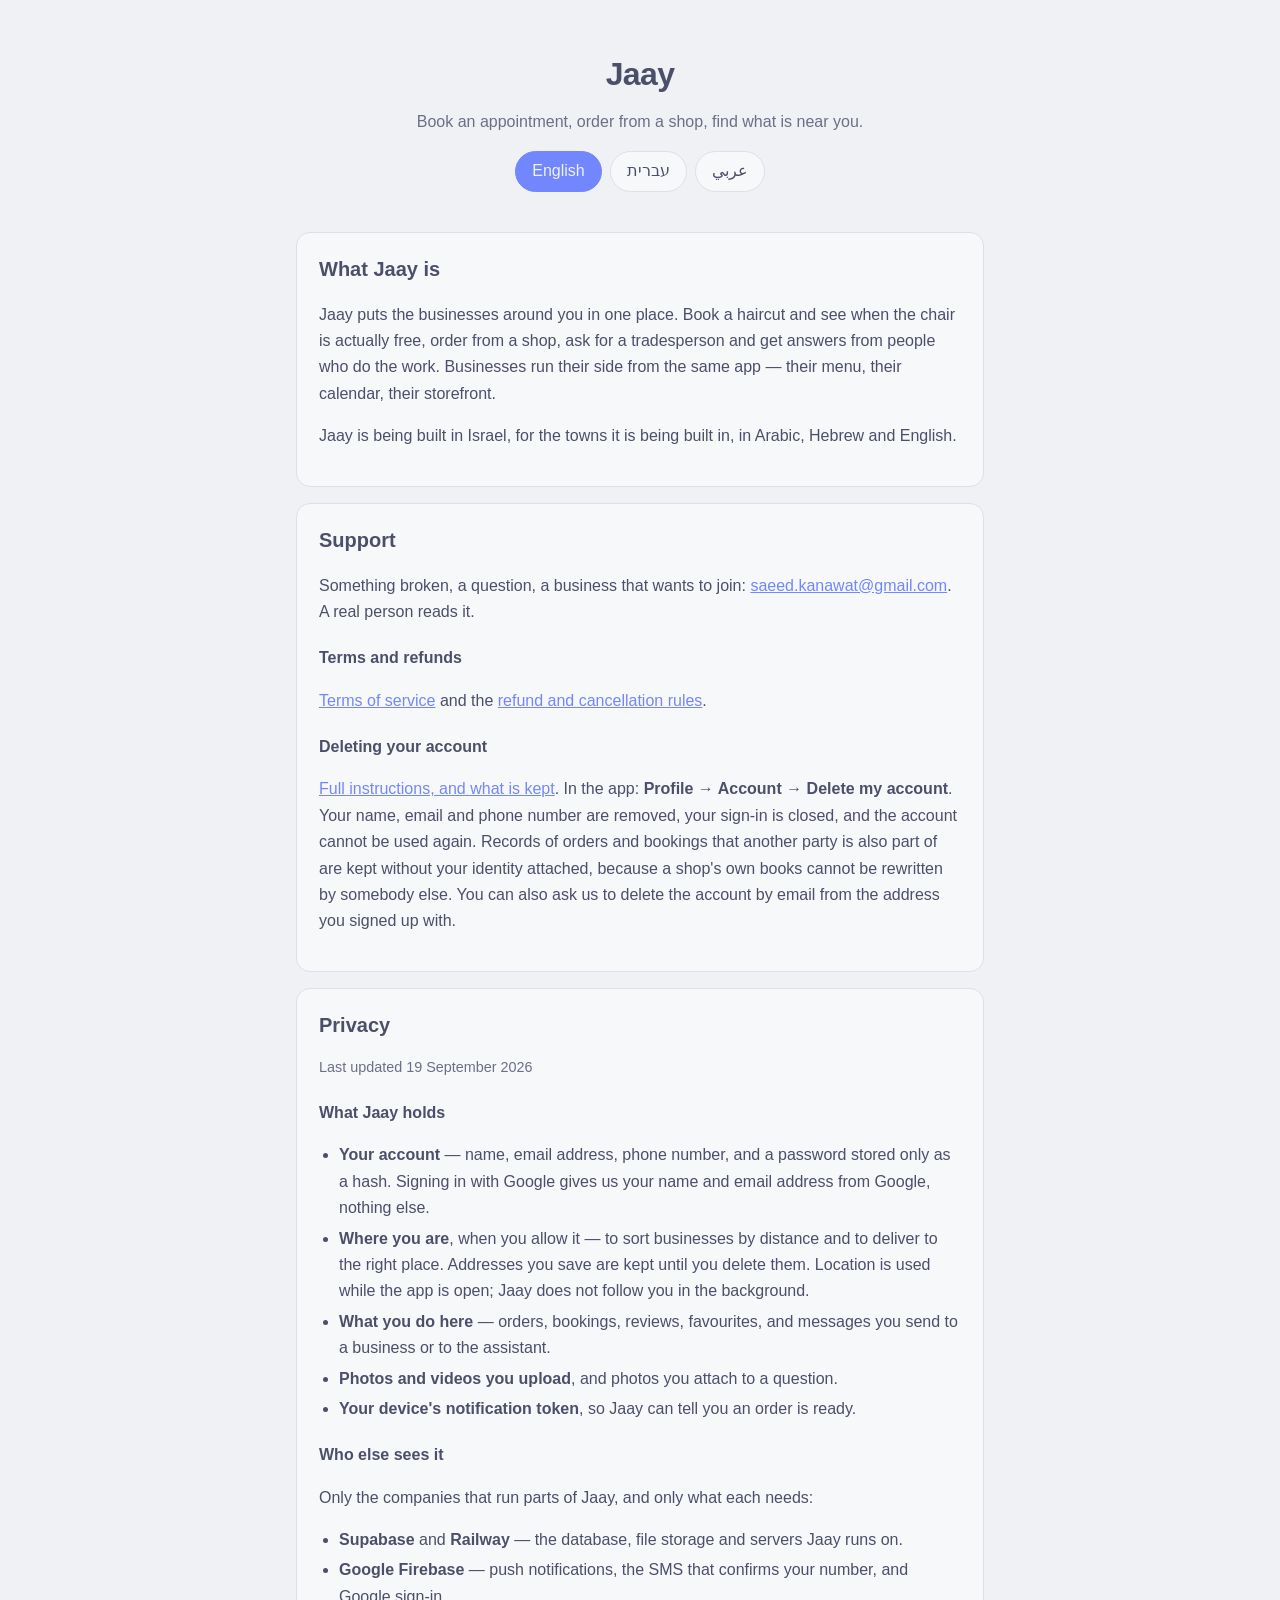
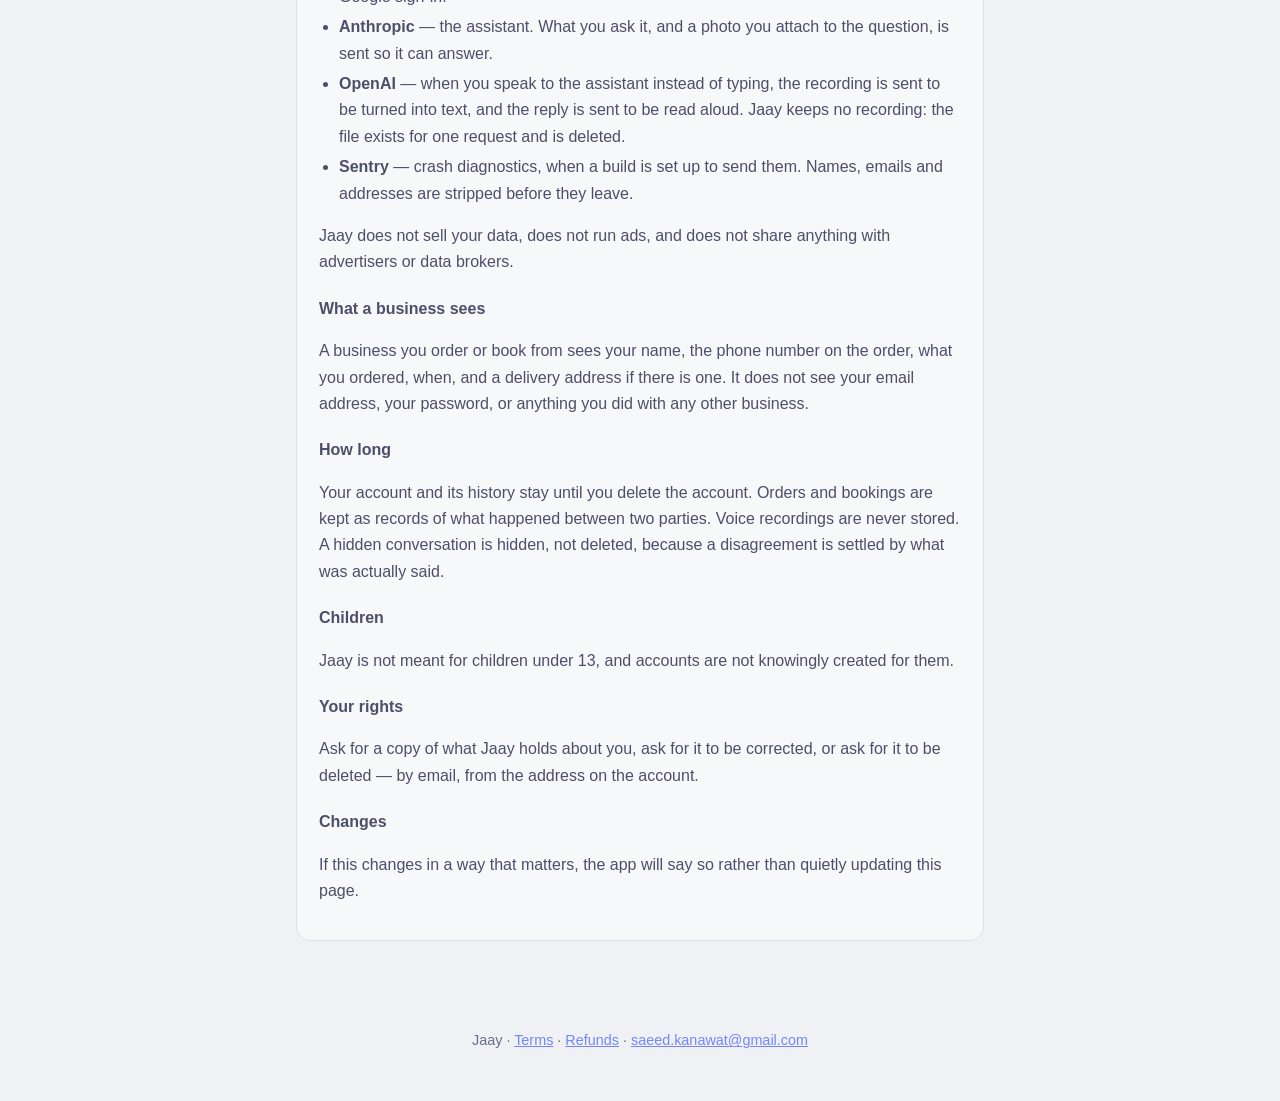
<file: index.html>
<!DOCTYPE html>
<html lang="en">
<head>
<meta charset="utf-8">
<meta name="viewport" content="width=device-width, initial-scale=1">
<title>Jaay</title>
<meta name="description" content="Jaay — book a barber, order from a shop, and find what is near you.">
<link rel="stylesheet" href="style.css">
</head>
<body>
<header>
  <h1>Jaay</h1>
  <p class="tagline">Book an appointment, order from a shop, find what is near you.</p>
  <div class="langs">
    <button data-lang="en" aria-pressed="true">English</button>
    <button data-lang="he" aria-pressed="false">עברית</button>
    <button data-lang="ar" aria-pressed="false">عربي</button>
  </div>
</header>

<main>
  <div data-pane="en">
    <section>
      <h2>What Jaay is</h2>
      <p>Jaay puts the businesses around you in one place. Book a haircut and see
      when the chair is actually free, order from a shop, ask for a tradesperson
      and get answers from people who do the work. Businesses run their side from
      the same app — their menu, their calendar, their storefront.</p>
      <p>Jaay is being built in Israel, for the towns it is being built in, in
      Arabic, Hebrew and English.</p>
    </section>
    <section>
      <h2>Support</h2>
      <p>Something broken, a question, a business that wants to join:
      <a href="mailto:saeed.kanawat@gmail.com">saeed.kanawat@gmail.com</a>.
      A real person reads it.</p>
      <h3>Terms and refunds</h3>
      <p><a href="terms.html">Terms of service</a> and the
      <a href="refunds.html">refund and cancellation rules</a>.</p>
      <h3>Deleting your account</h3>
      <p><a href="delete-account.html">Full instructions, and what is kept</a>.
      In the app: <strong>Profile → Account → Delete my account</strong>. Your
      name, email and phone number are removed, your sign-in is closed, and the
      account cannot be used again. Records of orders and bookings that another
      party is also part of are kept without your identity attached, because a
      shop's own books cannot be rewritten by somebody else. You can also ask us
      to delete the account by email from the address you signed up with.</p>
    </section>
    <section>
      <h2>Privacy</h2>
      <p class="updated">Last updated 19 September 2026</p>
      <h3>What Jaay holds</h3>
      <ul>
        <li><strong>Your account</strong> — name, email address, phone number, and
        a password stored only as a hash. Signing in with Google gives us your
        name and email address from Google, nothing else.</li>
        <li><strong>Where you are</strong>, when you allow it — to sort businesses
        by distance and to deliver to the right place. Addresses you save are kept
        until you delete them. Location is used while the app is open; Jaay does
        not follow you in the background.</li>
        <li><strong>What you do here</strong> — orders, bookings, reviews,
        favourites, and messages you send to a business or to the assistant.</li>
        <li><strong>Photos and videos you upload</strong>, and photos you attach
        to a question.</li>
        <li><strong>Your device's notification token</strong>, so Jaay can tell you
        an order is ready.</li>
      </ul>
      <h3>Who else sees it</h3>
      <p>Only the companies that run parts of Jaay, and only what each needs:</p>
      <ul>
        <li><strong>Supabase</strong> and <strong>Railway</strong> — the database,
        file storage and servers Jaay runs on.</li>
        <li><strong>Google Firebase</strong> — push notifications, the SMS that
        confirms your number, and Google sign-in.</li>
        <li><strong>Anthropic</strong> — the assistant. What you ask it, and a
        photo you attach to the question, is sent so it can answer.</li>
        <li><strong>OpenAI</strong> — when you speak to the assistant instead of
        typing, the recording is sent to be turned into text, and the reply is sent
        to be read aloud. Jaay keeps no recording: the file exists for one request
        and is deleted.</li>
        <li><strong>Sentry</strong> — crash diagnostics, when a build is set up to
        send them. Names, emails and addresses are stripped before they leave.</li>
      </ul>
      <p>Jaay does not sell your data, does not run ads, and does not share
      anything with advertisers or data brokers.</p>
      <h3>What a business sees</h3>
      <p>A business you order or book from sees your name, the phone number on the
      order, what you ordered, when, and a delivery address if there is one. It
      does not see your email address, your password, or anything you did with any
      other business.</p>
      <h3>How long</h3>
      <p>Your account and its history stay until you delete the account. Orders and
      bookings are kept as records of what happened between two parties. Voice
      recordings are never stored. A hidden conversation is hidden, not deleted,
      because a disagreement is settled by what was actually said.</p>
      <h3>Children</h3>
      <p>Jaay is not meant for children under 13, and accounts are not knowingly
      created for them.</p>
      <h3>Your rights</h3>
      <p>Ask for a copy of what Jaay holds about you, ask for it to be corrected,
      or ask for it to be deleted — by email, from the address on the account.</p>
      <h3>Changes</h3>
      <p>If this changes in a way that matters, the app will say so rather than
      quietly updating this page.</p>
    </section>
  </div>

  <div data-pane="he" dir="rtl" hidden>
    <section>
      <h2>מה זה Jaay</h2>
      <p>Jaay מרכז את העסקים שסביבכם במקום אחד. לקבוע תור למספרה ולראות מתי
      באמת מתפנה כיסא, להזמין מחנות, לחפש בעל מקצוע ולקבל תשובות מאנשים שעושים
      את העבודה. גם העסקים מנהלים את הצד שלהם מאותה אפליקציה — התפריט, היומן
      והעמוד שלהם.</p>
    </section>
    <section>
      <h2>תמיכה</h2>
      <p>משהו לא עובד, שאלה, או עסק שרוצה להצטרף:
      <a href="mailto:saeed.kanawat@gmail.com">saeed.kanawat@gmail.com</a>.
      אדם אמיתי קורא את זה.</p>
      <h3>תנאים והחזרים</h3>
      <p><a href="terms.html">תנאי השימוש</a> ו<a href="refunds.html">כללי ההחזרים והביטולים</a>.</p>
      <h3>מחיקת חשבון</h3>
      <p>באפליקציה: <strong>פרופיל ← חשבון ← מחיקת החשבון שלי</strong>. השם,
      האימייל ומספר הטלפון נמחקים, הכניסה נסגרת ואי אפשר להשתמש בחשבון שוב.
      הזמנות ותורים שבהם היה צד נוסף נשמרים בלי הפרטים שלכם, כי אי אפשר למחוק
      את הספרים של עסק אחר. אפשר גם לבקש מחיקה במייל, מהכתובת שאיתה נרשמתם.</p>
    </section>
    <section>
      <h2>פרטיות</h2>
      <p class="updated">עודכן ב־19 בספטמבר 2026</p>
      <h3>מה Jaay שומר</h3>
      <ul>
        <li><strong>החשבון שלכם</strong> — שם, אימייל, מספר טלפון וסיסמה שנשמרת
        מוצפנת בלבד. כניסה עם Google מוסרת לנו שם וכתובת אימייל, ולא יותר.</li>
        <li><strong>המיקום שלכם</strong>, כשאתם מאשרים — כדי לסדר עסקים לפי מרחק
        ולשלוח משלוח למקום הנכון. המיקום נקרא רק כשהאפליקציה פתוחה; Jaay לא עוקב
        אחריכם ברקע.</li>
        <li><strong>מה שעשיתם כאן</strong> — הזמנות, תורים, ביקורות, מועדפים
        והודעות לעסק או לעוזר.</li>
        <li><strong>תמונות וסרטונים שהעליתם</strong>.</li>
        <li><strong>מזהה ההתראות של המכשיר</strong>, כדי שנוכל להודיע שההזמנה
        מוכנה.</li>
      </ul>
      <h3>מי עוד רואה את זה</h3>
      <ul>
        <li><strong>Supabase</strong> ו־<strong>Railway</strong> — מסד הנתונים,
        אחסון הקבצים והשרתים.</li>
        <li><strong>Google Firebase</strong> — התראות, ה־SMS שמאשר את המספר
        וכניסה עם Google.</li>
        <li><strong>Anthropic</strong> — העוזר. מה ששואלים אותו, ותמונה שמצורפת
        לשאלה, נשלחים כדי שיוכל לענות.</li>
        <li><strong>OpenAI</strong> — כששואלים בדיבור, ההקלטה נשלחת לתמלול
        והתשובה נשלחת כדי שתוקרא בקול. Jaay לא שומר הקלטות.</li>
        <li><strong>Sentry</strong> — דיווחי קריסה, כשגרסה מוגדרת לשלוח אותם.
        שמות, כתובות ואימיילים מוסרים לפני השליחה.</li>
      </ul>
      <p>Jaay לא מוכר מידע, לא מציג פרסומות ולא משתף מידע עם מפרסמים.</p>
      <h3>מה עסק רואה</h3>
      <p>עסק שהזמנתם ממנו רואה את השם, מספר הטלפון שעל ההזמנה, מה הוזמן, מתי,
      וכתובת משלוח אם יש. הוא לא רואה את האימייל, הסיסמה, או מה עשיתם אצל עסק
      אחר.</p>
      <h3>כמה זמן</h3>
      <p>החשבון וההיסטוריה שלו נשמרים עד שמוחקים את החשבון. הקלטות קול לא נשמרות
      כלל.</p>
      <h3>ילדים</h3>
      <p>Jaay לא מיועד לילדים מתחת לגיל 13.</p>
      <h3>הזכויות שלכם</h3>
      <p>אפשר לבקש עותק של המידע, תיקון שלו או מחיקה — במייל, מהכתובת שרשומה
      בחשבון.</p>
    </section>
  </div>

  <div data-pane="ar" dir="rtl" hidden>
    <section>
      <h2>شو هو Jaay</h2>
      <p>Jaay بجمع المحلات اللي حواليك بمكان واحد. تحجز دور عند الحلاق وتشوف
      إيمتى في كرسي فاضي فعلاً، تطلب من محل، وتدوّر على صنايعي وتاخد ردّ من ناس
      بتشتغل بالمهنة. وأصحاب المحلات كمان بيديروا شغلهم من نفس التطبيق — المنيو،
      الروزنامة، وصفحة المحل.</p>
    </section>
    <section>
      <h2>الدعم</h2>
      <p>إشي مش ماشي، سؤال، أو محل بدّه يشترك:
      <a href="mailto:saeed.kanawat@gmail.com">saeed.kanawat@gmail.com</a>.
      في حدا حقيقي بقرا الرسايل.</p>
      <h3>الشروط والاسترجاع</h3>
      <p><a href="terms.html">شروط الاستخدام</a> و<a href="refunds.html">قواعد الاسترجاع والإلغاء</a>.</p>
      <h3>حذف الحساب</h3>
      <p>من التطبيق: <strong>الملف الشخصي ← الحساب ← احذف حسابي</strong>. بينحذف
      اسمك وإيميلك ورقمك، وبيتسكّر الدخول وما بتقدر تستعمل الحساب مرة تانية.
      الطلبات والمواعيد اللي كان فيها طرف تاني بتضل محفوظة بدون معلوماتك، لأنه
      دفاتر المحل مش إلنا نمسحها. وبتقدر كمان تطلب الحذف عالإيميل، من نفس
      العنوان اللي سجّلت فيه.</p>
    </section>
    <section>
      <h2>الخصوصية</h2>
      <p class="updated">آخر تحديث ١٩ أيلول ٢٠٢٦</p>
      <h3>شو بنحتفظ فيه</h3>
      <ul>
        <li><strong>حسابك</strong> — الاسم، الإيميل، رقم التلفون، وكلمة السر
        محفوظة مشفّرة بس. الدخول بـ Google بيعطينا الاسم والإيميل، وبس.</li>
        <li><strong>مكانك</strong>، لما تسمح — منشان نرتّب المحلات حسب القرب
        ونوصّل عالمكان الصح. المكان منقراه والتطبيق مفتوح بس؛ Jaay ما بتبعك
        بالخلفية.</li>
        <li><strong>اللي بتعمله هون</strong> — طلبات، مواعيد، تقييمات، مفضّلات،
        ورسايل بتبعتها لمحل أو للمساعد.</li>
        <li><strong>الصور والفيديوهات اللي بترفعها</strong>.</li>
        <li><strong>رمز الإشعارات تبع جهازك</strong>، منشان نخبّرك إنه الطلب
        جاهز.</li>
      </ul>
      <h3>مين كمان بيشوفها</h3>
      <ul>
        <li><strong>Supabase</strong> و<strong>Railway</strong> — قاعدة
        المعلومات، تخزين الملفات، والسيرفرات.</li>
        <li><strong>Google Firebase</strong> — الإشعارات، رسالة الـ SMS اللي
        بتأكّد رقمك، والدخول بـ Google.</li>
        <li><strong>Anthropic</strong> — المساعد. اللي بتسأله إياه، والصورة اللي
        بترفقها مع السؤال، بتنبعتله منشان يرد عليك.</li>
        <li><strong>OpenAI</strong> — لما تحكي بدل ما تكتب، التسجيل بينبعت
        ليتحوّل لنص، والرد بينبعت ليتقرا بصوت. Jaay ما بتحتفظ بأي تسجيل.</li>
        <li><strong>Sentry</strong> — تقارير الأعطال، لما تكون النسخة مضبوطة
        تبعتها. الأسماء والإيميلات والعناوين بتنشال قبل ما تطلع.</li>
      </ul>
      <p>Jaay ما بتبيع معلوماتك، ما في إعلانات، وما منشارك إشي مع شركات إعلانات.</p>
      <h3>شو بشوف المحل</h3>
      <p>المحل اللي بتطلب منه بشوف اسمك، الرقم اللي عالطلب، شو طلبت وإيمتى،
      وعنوان التوصيل إذا في. ما بشوف إيميلك ولا كلمة السر ولا شو عملت عند محل
      تاني.</p>
      <h3>قدّيش بتضل محفوظة</h3>
      <p>حسابك وتاريخه بيضلوا لحد ما تحذف الحساب. التسجيلات الصوتية ما بتنحفظ
      أبداً.</p>
      <h3>الأطفال</h3>
      <p>Jaay مش مخصص لأطفال تحت ١٣ سنة.</p>
      <h3>حقوقك</h3>
      <p>بتقدر تطلب نسخة من معلوماتك، أو تصحيحها، أو حذفها — عالإيميل، من العنوان
      المسجّل بالحساب.</p>
    </section>
  </div>
</main>

<footer>Jaay · <a href="terms.html">Terms</a> · <a href="refunds.html">Refunds</a> · <a href="mailto:saeed.kanawat@gmail.com">saeed.kanawat@gmail.com</a></footer>

<script>
  const buttons = document.querySelectorAll('.langs button');
  const panes = document.querySelectorAll('[data-pane]');
  function show(lang) {
    panes.forEach(p => { p.hidden = p.dataset.pane !== lang; });
    buttons.forEach(b => b.setAttribute('aria-pressed', String(b.dataset.lang === lang)));
    document.documentElement.lang = lang;
    document.documentElement.dir = lang === 'en' ? 'ltr' : 'rtl';
  }
  buttons.forEach(b => b.addEventListener('click', () => show(b.dataset.lang)));
  const guess = (navigator.language || 'en').slice(0, 2);
  if (guess === 'he' || guess === 'ar') show(guess);
</script>
</body>
</html>
</file>
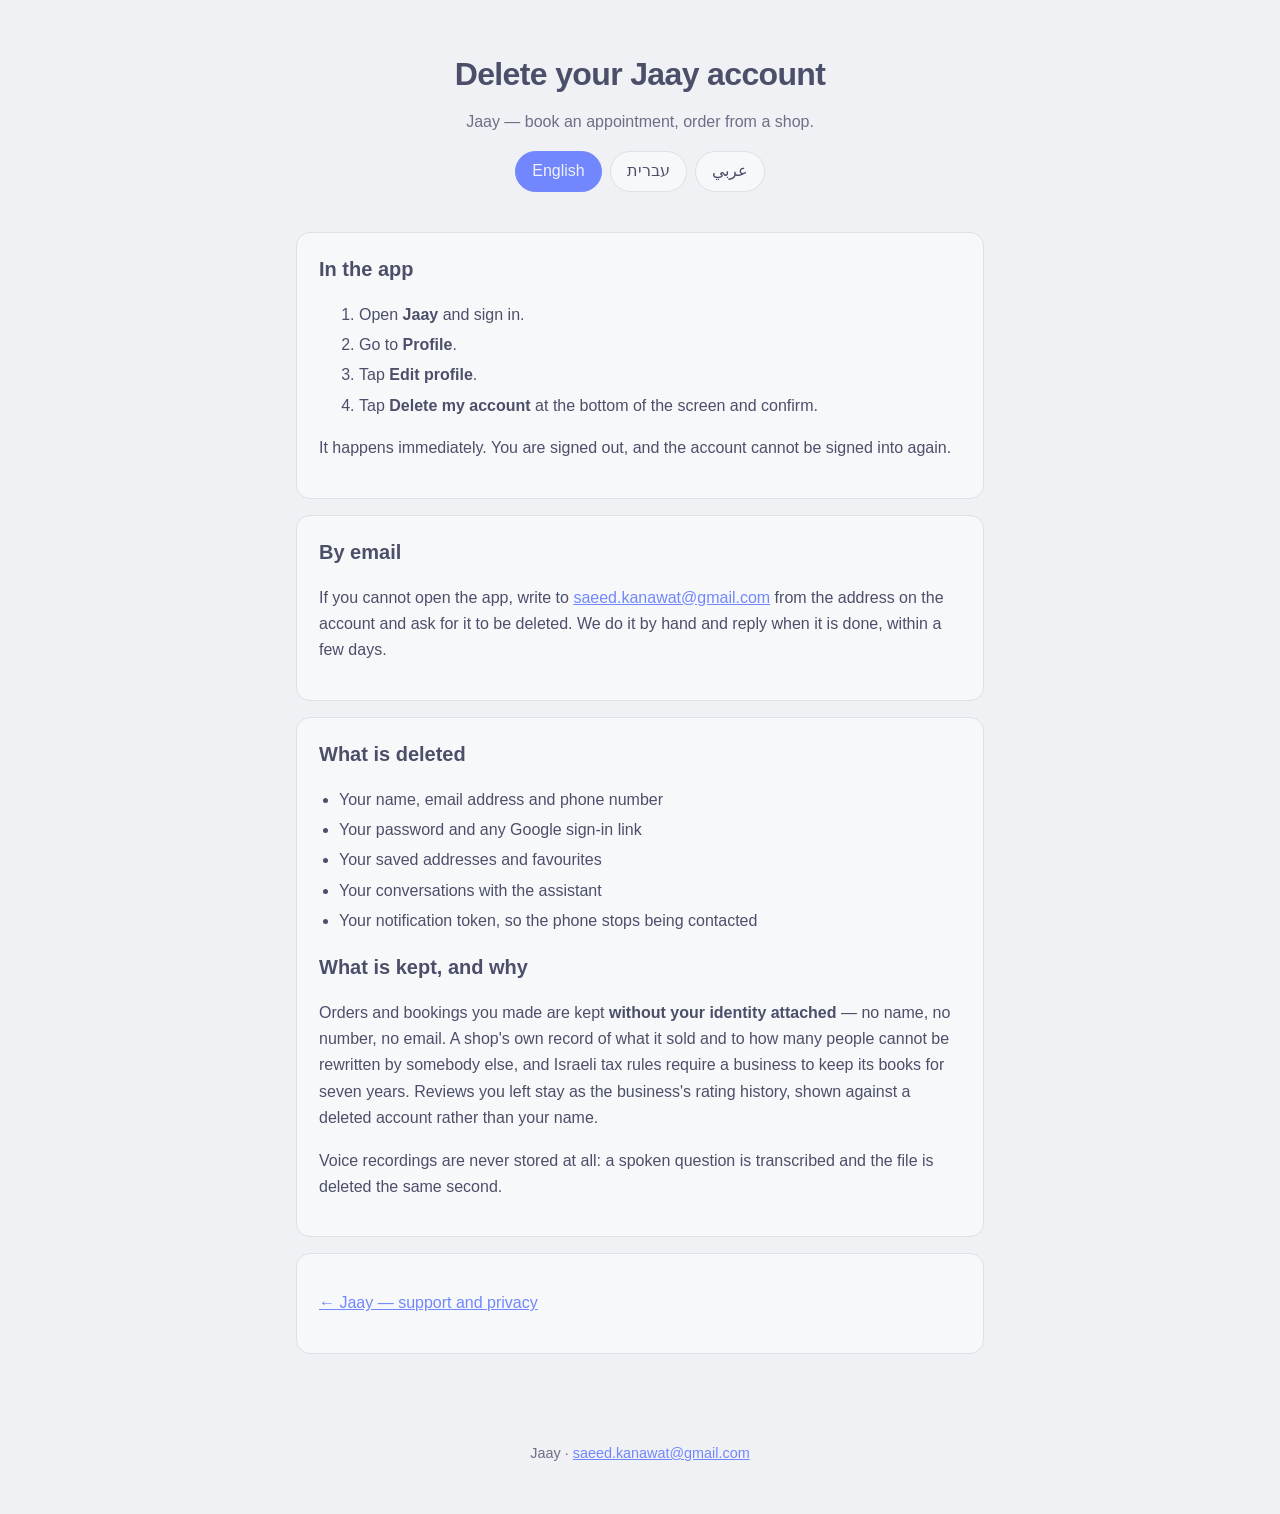
<file: delete-account.html>
<!DOCTYPE html>
<html lang="en">
<head>
<meta charset="utf-8">
<meta name="viewport" content="width=device-width, initial-scale=1">
<title>Delete your Jaay account</title>
<meta name="description" content="How to delete your Jaay account, and what is removed when you do.">
<link rel="stylesheet" href="style.css">
</head>
<body>
<header>
  <h1>Delete your Jaay account</h1>
  <p class="tagline">Jaay — book an appointment, order from a shop.</p>
  <div class="langs">
    <button data-lang="en" aria-pressed="true">English</button>
    <button data-lang="he" aria-pressed="false">עברית</button>
    <button data-lang="ar" aria-pressed="false">عربي</button>
  </div>
</header>

<main>
  <div data-pane="en">
    <section>
      <h2>In the app</h2>
      <ol>
        <li>Open <strong>Jaay</strong> and sign in.</li>
        <li>Go to <strong>Profile</strong>.</li>
        <li>Tap <strong>Edit profile</strong>.</li>
        <li>Tap <strong>Delete my account</strong> at the bottom of the screen and confirm.</li>
      </ol>
      <p>It happens immediately. You are signed out, and the account cannot be
      signed into again.</p>
    </section>
    <section>
      <h2>By email</h2>
      <p>If you cannot open the app, write to
      <a href="mailto:saeed.kanawat@gmail.com">saeed.kanawat@gmail.com</a> from
      the address on the account and ask for it to be deleted. We do it by hand
      and reply when it is done, within a few days.</p>
    </section>
    <section>
      <h2>What is deleted</h2>
      <ul>
        <li>Your name, email address and phone number</li>
        <li>Your password and any Google sign-in link</li>
        <li>Your saved addresses and favourites</li>
        <li>Your conversations with the assistant</li>
        <li>Your notification token, so the phone stops being contacted</li>
      </ul>
      <h2>What is kept, and why</h2>
      <p>Orders and bookings you made are kept <strong>without your identity
      attached</strong> — no name, no number, no email. A shop's own record of
      what it sold and to how many people cannot be rewritten by somebody else,
      and Israeli tax rules require a business to keep its books for seven
      years. Reviews you left stay as the business's rating history, shown
      against a deleted account rather than your name.</p>
      <p>Voice recordings are never stored at all: a spoken question is
      transcribed and the file is deleted the same second.</p>
    </section>
  </div>

  <div data-pane="he" dir="rtl" hidden>
    <section>
      <h2>מתוך האפליקציה</h2>
      <ol>
        <li>פותחים את <strong>Jaay</strong> ומתחברים.</li>
        <li>נכנסים ל<strong>פרופיל</strong>.</li>
        <li>לוחצים על <strong>עריכת פרופיל</strong>.</li>
        <li>לוחצים על <strong>מחיקת החשבון</strong> בתחתית המסך ומאשרים.</li>
      </ol>
      <p>המחיקה מיידית. מתנתקים מהחשבון ואי אפשר להתחבר אליו שוב.</p>
    </section>
    <section>
      <h2>במייל</h2>
      <p>אם אי אפשר לפתוח את האפליקציה, כותבים ל־
      <a href="mailto:saeed.kanawat@gmail.com">saeed.kanawat@gmail.com</a>
      מהכתובת הרשומה בחשבון ומבקשים למחוק אותו. עונים כשזה בוצע, תוך כמה ימים.</p>
    </section>
    <section>
      <h2>מה נמחק</h2>
      <ul>
        <li>השם, האימייל ומספר הטלפון</li>
        <li>הסיסמה והקישור לחשבון Google</li>
        <li>הכתובות השמורות והמועדפים</li>
        <li>השיחות עם העוזר</li>
        <li>מזהה ההתראות של המכשיר</li>
      </ul>
      <h2>מה נשמר, ולמה</h2>
      <p>הזמנות ותורים שביצעתם נשמרים <strong>בלי הפרטים שלכם</strong> — בלי שם,
      טלפון או אימייל. אי אפשר למחוק את הספרים של עסק אחר, וחוקי המס בישראל
      מחייבים עסק לשמור תיעוד שבע שנים. ביקורות שכתבתם נשארות כחלק מדירוג העסק,
      ללא שמכם.</p>
      <p>הקלטות קול לא נשמרות כלל.</p>
    </section>
  </div>

  <div data-pane="ar" dir="rtl" hidden>
    <section>
      <h2>من التطبيق</h2>
      <ol>
        <li>افتح <strong>Jaay</strong> وسجّل دخول.</li>
        <li>روح ع<strong>الملف الشخصي</strong>.</li>
        <li>اضغط <strong>عدّل البروفايل</strong>.</li>
        <li>اضغط <strong>احذف حسابي</strong> تحت بآخر الشاشة وأكّد.</li>
      </ol>
      <p>بينحذف على طول. بتطلع من الحساب وما بتقدر تدخل عليه مرة تانية.</p>
    </section>
    <section>
      <h2>بالإيميل</h2>
      <p>إذا ما بتقدر تفتح التطبيق، ابعت لـ
      <a href="mailto:saeed.kanawat@gmail.com">saeed.kanawat@gmail.com</a>
      من نفس العنوان المسجّل بالحساب واطلب الحذف. منرد عليك لما نخلّص، خلال كم يوم.</p>
    </section>
    <section>
      <h2>شو بينحذف</h2>
      <ul>
        <li>اسمك وإيميلك ورقم تلفونك</li>
        <li>كلمة السر والربط مع حساب Google</li>
        <li>عناوينك المحفوظة والمفضّلات</li>
        <li>محادثاتك مع المساعد</li>
        <li>رمز الإشعارات تبع جهازك</li>
      </ul>
      <h2>شو بيضل محفوظ، وليش</h2>
      <p>الطلبات والمواعيد اللي عملتها بتضل محفوظة <strong>بدون معلوماتك</strong> —
      بلا اسم ولا رقم ولا إيميل. دفاتر المحل مش إلنا نمسحها، وقوانين الضرائب
      بإسرائيل بتلزم المحل يحتفظ بسجلاته سبع سنين. التقييمات اللي كتبتها بتضل
      جزء من تقييم المحل، بدون اسمك.</p>
      <p>التسجيلات الصوتية ما بتنحفظ أبداً.</p>
    </section>
  </div>

  <section>
    <p><a href="./">← Jaay — support and privacy</a></p>
  </section>
</main>

<footer>Jaay · <a href="mailto:saeed.kanawat@gmail.com">saeed.kanawat@gmail.com</a></footer>

<script>
  const buttons = document.querySelectorAll('.langs button');
  const panes = document.querySelectorAll('[data-pane]');
  function show(lang) {
    panes.forEach(p => { p.hidden = p.dataset.pane !== lang; });
    buttons.forEach(b => b.setAttribute('aria-pressed', String(b.dataset.lang === lang)));
    document.documentElement.lang = lang;
    document.documentElement.dir = lang === 'en' ? 'ltr' : 'rtl';
  }
  buttons.forEach(b => b.addEventListener('click', () => show(b.dataset.lang)));
  const guess = (navigator.language || 'en').slice(0, 2);
  if (guess === 'he' || guess === 'ar') show(guess);
</script>
</body>
</html>
</file>
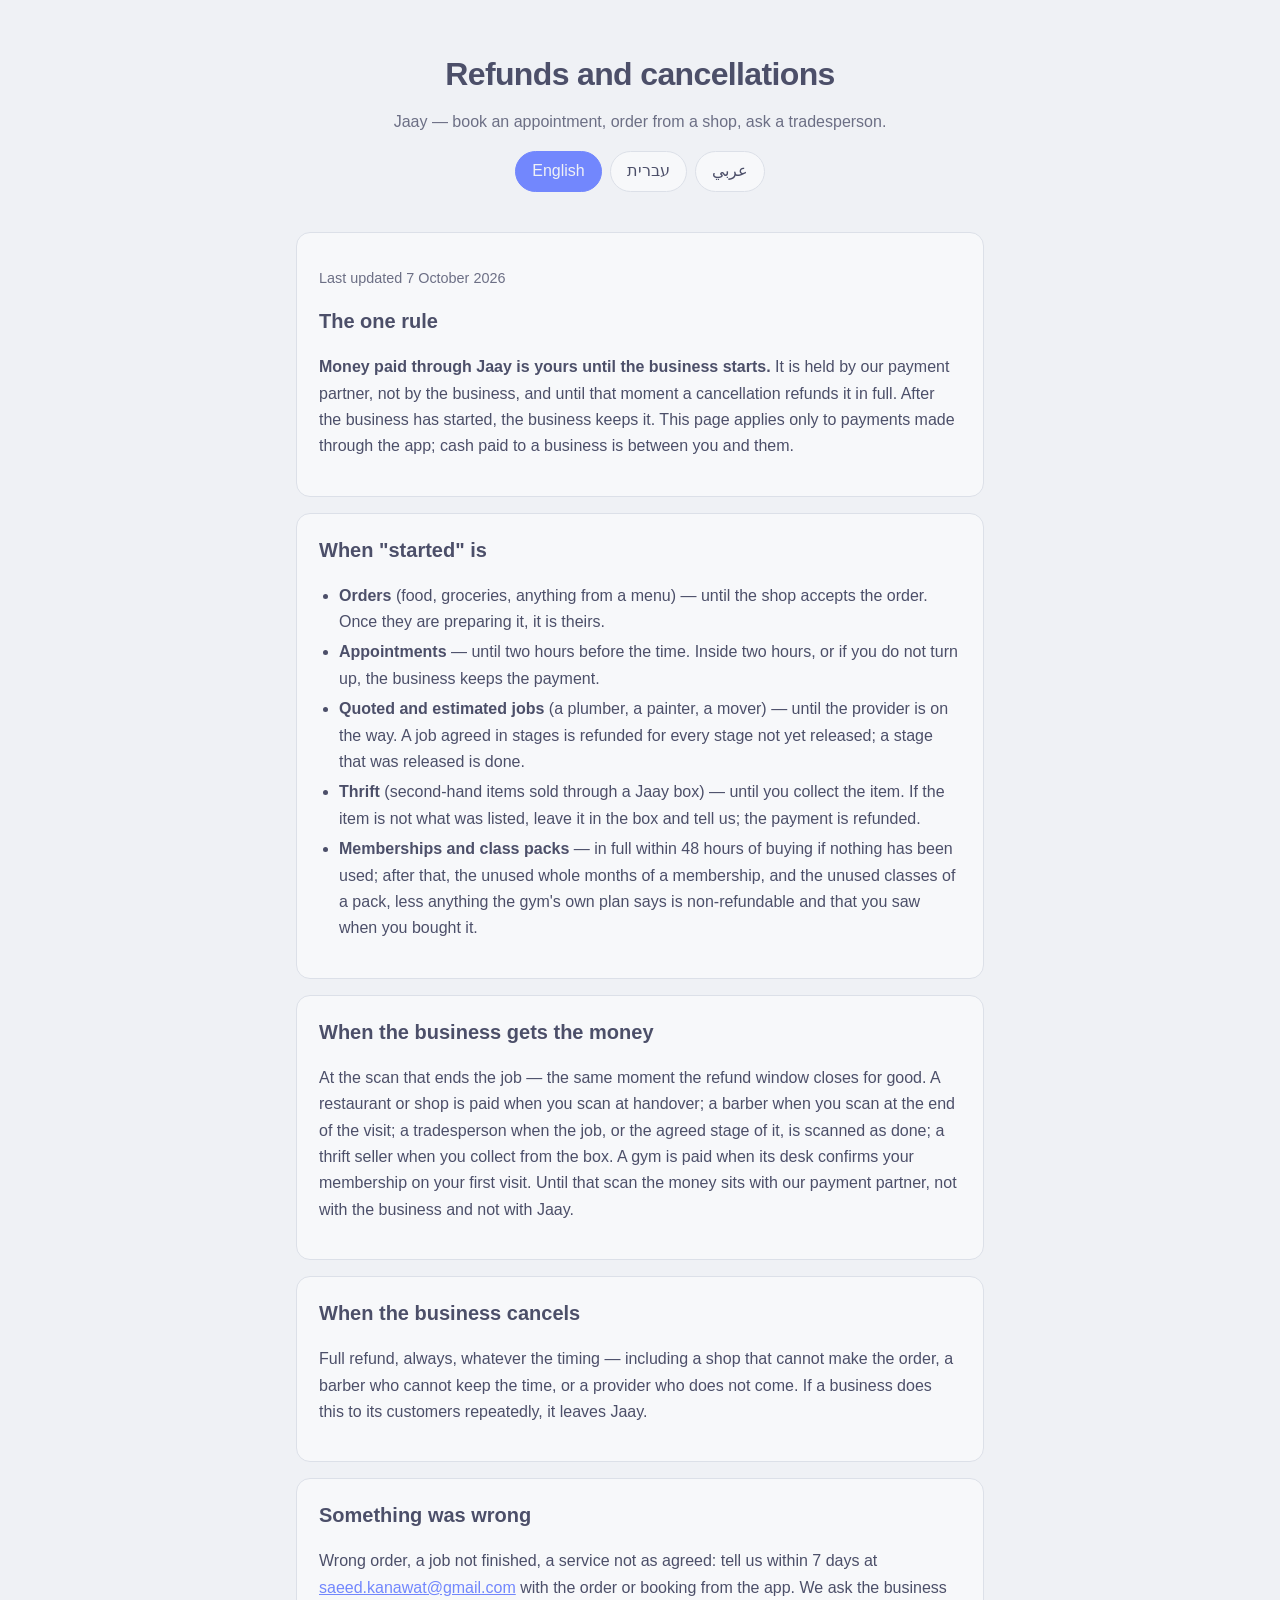
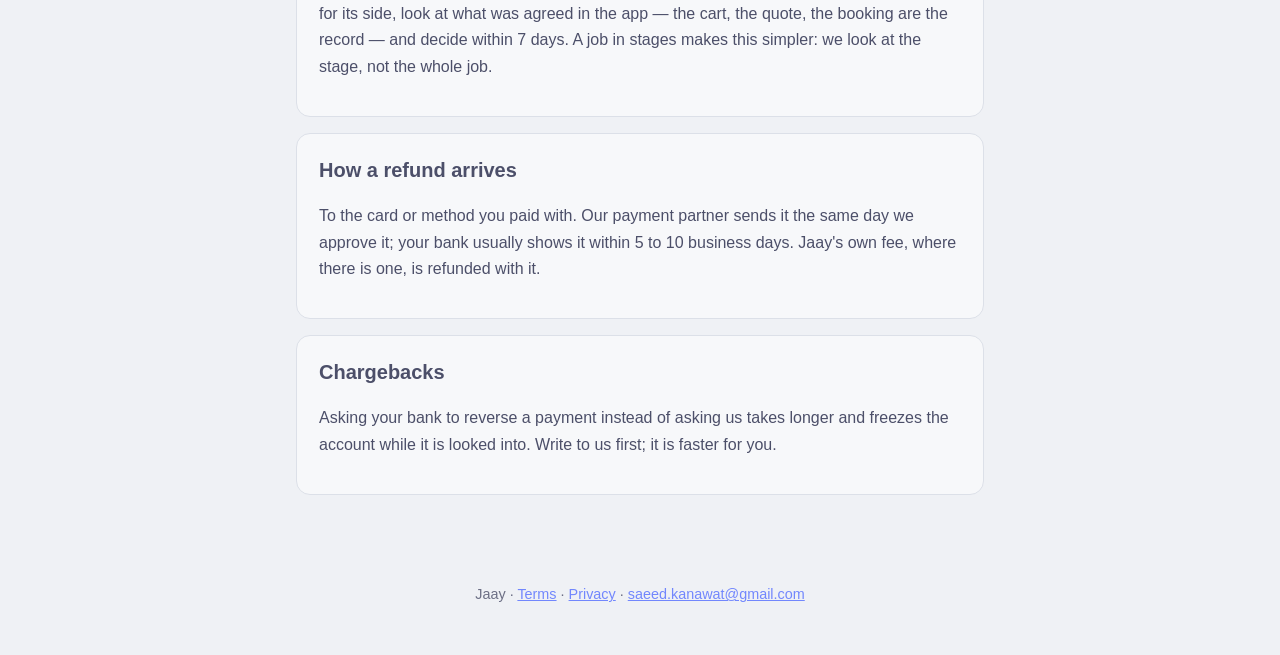
<file: refunds.html>
<!DOCTYPE html>
<html lang="en">
<head>
<meta charset="utf-8">
<meta name="viewport" content="width=device-width, initial-scale=1">
<title>Jaay refunds and cancellations</title>
<meta name="description" content="When a payment made through Jaay is refunded, and how.">
<link rel="stylesheet" href="style.css">
</head>
<body>
<header>
  <h1>Refunds and cancellations</h1>
  <p class="tagline">Jaay — book an appointment, order from a shop, ask a tradesperson.</p>
  <div class="langs">
    <button data-lang="en" aria-pressed="true">English</button>
    <button data-lang="he" aria-pressed="false">עברית</button>
    <button data-lang="ar" aria-pressed="false">عربي</button>
  </div>
</header>

<main>
  <div data-pane="en">
    <section>
      <p class="updated">Last updated 7 October 2026</p>
      <h2>The one rule</h2>
      <p><strong>Money paid through Jaay is yours until the business starts.</strong>
      It is held by our payment partner, not by the business, and until that
      moment a cancellation refunds it in full. After the business has started,
      the business keeps it. This page applies only to payments made through the
      app; cash paid to a business is between you and them.</p>
    </section>
    <section>
      <h2>When "started" is</h2>
      <ul>
        <li><strong>Orders</strong> (food, groceries, anything from a menu) —
        until the shop accepts the order. Once they are preparing it, it is
        theirs.</li>
        <li><strong>Appointments</strong> — until two hours before the time. Inside
        two hours, or if you do not turn up, the business keeps the payment.</li>
        <li><strong>Quoted and estimated jobs</strong> (a plumber, a painter, a
        mover) — until the provider is on the way. A job agreed in stages is
        refunded for every stage not yet released; a stage that was released is
        done.</li>
        <li><strong>Thrift</strong> (second-hand items sold through a Jaay box) —
        until you collect the item. If the item is not what was listed, leave it
        in the box and tell us; the payment is refunded.</li>
        <li><strong>Memberships and class packs</strong> — in full within 48 hours
        of buying if nothing has been used; after that, the unused whole months of
        a membership, and the unused classes of a pack, less anything the gym's
        own plan says is non-refundable and that you saw when you bought it.</li>
      </ul>
    </section>
    <section>
      <h2>When the business gets the money</h2>
      <p>At the scan that ends the job — the same moment the refund window closes
      for good. A restaurant or shop is paid when you scan at handover; a barber
      when you scan at the end of the visit; a tradesperson when the job, or the
      agreed stage of it, is scanned as done; a thrift seller when you collect
      from the box. A gym is paid when its desk confirms your membership on your
      first visit. Until that scan the money sits with our payment partner, not
      with the business and not with Jaay.</p>
    </section>
    <section>
      <h2>When the business cancels</h2>
      <p>Full refund, always, whatever the timing — including a shop that cannot
      make the order, a barber who cannot keep the time, or a provider who does
      not come. If a business does this to its customers repeatedly, it leaves
      Jaay.</p>
    </section>
    <section>
      <h2>Something was wrong</h2>
      <p>Wrong order, a job not finished, a service not as agreed: tell us within
      7 days at <a href="mailto:saeed.kanawat@gmail.com">saeed.kanawat@gmail.com</a>
      with the order or booking from the app. We ask the business for its side,
      look at what was agreed in the app — the cart, the quote, the booking are
      the record — and decide within 7 days. A job in stages makes this simpler:
      we look at the stage, not the whole job.</p>
    </section>
    <section>
      <h2>How a refund arrives</h2>
      <p>To the card or method you paid with. Our payment partner sends it the
      same day we approve it; your bank usually shows it within 5 to 10 business
      days. Jaay's own fee, where there is one, is refunded with it.</p>
    </section>
    <section>
      <h2>Chargebacks</h2>
      <p>Asking your bank to reverse a payment instead of asking us takes longer
      and freezes the account while it is looked into. Write to us first; it is
      faster for you.</p>
    </section>
  </div>

  <div data-pane="he" dir="rtl" hidden>
    <section>
      <p class="updated">עודכן לאחרונה 7 באוקטובר 2026</p>
      <h2>הכלל האחד</h2>
      <p><strong>כסף ששולם דרך Jaay הוא שלכם עד שהעסק מתחיל.</strong> הוא מוחזק
      אצל שותף התשלומים שלנו, לא אצל העסק, ועד אותו רגע ביטול מחזיר אותו במלואו.
      אחרי שהעסק התחיל, הכסף נשאר אצלו. העמוד הזה חל רק על תשלומים שנעשו דרך
      האפליקציה; מזומן ששולם לעסק הוא ביניכם לבינו.</p>
    </section>
    <section>
      <h2>מתי זה "התחיל"</h2>
      <ul>
        <li><strong>הזמנות</strong> (אוכל, מכולת, כל דבר מתפריט) — עד שהחנות מקבלת
        את ההזמנה. ברגע שמכינים אותה, היא שלהם.</li>
        <li><strong>תורים</strong> — עד שעתיים לפני השעה. בתוך שעתיים, או אם לא
        הגעתם, התשלום נשאר אצל העסק.</li>
        <li><strong>עבודות לפי הצעת מחיר או אומדן</strong> (אינסטלטור, צבע, הובלה) —
        עד שהספק בדרך. עבודה שסוכמה בשלבים מוחזרת על כל שלב שעוד לא שוחרר; שלב
        ששוחרר — נגמר.</li>
        <li><strong>יד שנייה</strong> (פריטים שנמכרים דרך תא של Jaay) — עד שאתם
        אוספים את הפריט. אם הפריט לא כמו שתואר, השאירו אותו בתא וספרו לנו;
        התשלום מוחזר.</li>
        <li><strong>מנויים וכרטיסיות</strong> — החזר מלא תוך 48 שעות מהרכישה אם לא
        נוצל כלום; אחר כך, החודשים השלמים שלא נוצלו במנוי, והשיעורים שלא נוצלו
        בכרטיסייה, בניכוי מה שהתוכנית של חדר הכושר עצמו מגדירה כלא ניתן להחזר
        ושראיתם כשקניתם.</li>
      </ul>
    </section>
    <section>
      <h2>מתי העסק מקבל את הכסף</h2>
      <p>בסריקה שמסיימת את העבודה — אותו רגע שבו חלון ההחזר נסגר סופית. מסעדה או
      חנות מקבלות תשלום כשאתם סורקים במסירה; ספר — כשסורקים בסוף הביקור; בעל
      מקצוע — כשהעבודה, או השלב שסוכם ממנה, נסרקים כגמורים; מוכר יד שנייה —
      כשאתם אוספים מהתא. חדר כושר מקבל תשלום כשהדלפק מאשר את המנוי בביקור
      הראשון שלכם. עד אותה סריקה הכסף נמצא אצל שותף התשלומים שלנו, לא אצל העסק
      ולא אצל Jaay.</p>
    </section>
    <section>
      <h2>כשהעסק מבטל</h2>
      <p>החזר מלא, תמיד, בכל תזמון — כולל חנות שלא יכולה להכין את ההזמנה, ספר שלא
      יכול לעמוד בשעה, או ספק שלא מגיע. עסק שעושה את זה ללקוחות שלו שוב ושוב —
      עוזב את Jaay.</p>
    </section>
    <section>
      <h2>משהו לא היה בסדר</h2>
      <p>הזמנה שגויה, עבודה שלא נגמרה, שירות שלא כמו שסוכם: ספרו לנו תוך 7 ימים
      ב-<a href="mailto:saeed.kanawat@gmail.com">saeed.kanawat@gmail.com</a> עם
      ההזמנה או התור מהאפליקציה. אנחנו שואלים את העסק לצד שלו, מסתכלים על מה
      שסוכם באפליקציה — העגלה, הצעת המחיר, התור הם הרישום — ומחליטים תוך 7 ימים.
      עבודה בשלבים עושה את זה פשוט יותר: מסתכלים על השלב, לא על כל העבודה.</p>
    </section>
    <section>
      <h2>איך ההחזר מגיע</h2>
      <p>לכרטיס או לאמצעי שבו שילמתם. שותף התשלומים שולח אותו באותו יום שאנחנו
      מאשרים; הבנק שלכם בדרך כלל מציג אותו תוך 5 עד 10 ימי עסקים. העמלה של Jaay,
      אם יש, מוחזרת יחד איתו.</p>
    </section>
    <section>
      <h2>הכחשת עסקה</h2>
      <p>לבקש מהבנק להפוך תשלום במקום לפנות אלינו לוקח יותר זמן ומקפיא את החשבון
      בזמן הבדיקה. כתבו לנו קודם; זה מהיר יותר בשבילכם.</p>
    </section>
  </div>

  <div data-pane="ar" dir="rtl" hidden>
    <section>
      <p class="updated">آخر تحديث: 7 تشرين الأول 2026</p>
      <h2>القاعدة الواحدة</h2>
      <p><strong>المبلغ المدفوع عبر Jaay يبقى لك حتى يبدأ العمل بتنفيذ الخدمة.</strong>
      يُحتفظ به لدى شريك الدفع الخاص بنا، لا لدى العمل، وحتى تلك اللحظة يُعيده
      الإلغاء كاملًا. بعد أن يبدأ العمل، يبقى المبلغ له. تنطبق هذه الصفحة على
      الدفعات التي تمّت عبر التطبيق فقط؛ أما النقد المدفوع للعمل فشأن بينك وبينه.</p>
    </section>
    <section>
      <h2>متى يُعدّ العمل قد "بدأ"</h2>
      <ul>
        <li><strong>الطلبات</strong> (طعام، بقالة، أي شيء من قائمة) — حتى يقبل المتجر
        الطلب. ومتى بدأ تحضيره، صار له.</li>
        <li><strong>المواعيد</strong> — حتى ساعتين قبل الموعد. في غضون الساعتين، أو
        عند عدم الحضور، يبقى المبلغ للعمل.</li>
        <li><strong>المهام بعرض سعر أو تقدير</strong> (سبّاك، دهّان، نقل) — حتى يكون
        المزوّد في الطريق. المهمة المتفق عليها على مراحل تُستردّ عن كل مرحلة لم
        تُحرَّر بعد؛ أما المرحلة المحرَّرة فقد أُنجزت.</li>
        <li><strong>المستعمل</strong> (أغراض مستعملة تُباع عبر صندوق Jaay) — حتى
        تستلم الغرض. إذا لم يكن الغرض مطابقًا لما عُرض، اتركه في الصندوق وأبلغنا؛
        يُردّ المبلغ.</li>
        <li><strong>الاشتراكات وباقات الحصص</strong> — استرداد كامل خلال 48 ساعة من
        الشراء إذا لم يُستخدم شيء؛ وبعد ذلك، الأشهر الكاملة غير المستخدمة من
        الاشتراك، والحصص غير المستخدمة من الباقة، بعد خصم ما تنصّ خطة النادي نفسها
        على أنه غير قابل للاسترداد وكنت قد اطّلعت عليه عند الشراء.</li>
      </ul>
    </section>
    <section>
      <h2>متى يتسلّم العمل المبلغ</h2>
      <p>عند المسح الذي يُنهي المهمة — وهي اللحظة نفسها التي تُغلق فيها نافذة
      الاسترداد نهائيًا. يُدفع للمطعم أو المتجر عندما تمسح عند التسليم؛ وللحلاق
      عندما تمسح في نهاية الزيارة؛ وللحرفي عندما تُمسح المهمة، أو المرحلة المتفق
      عليها منها، بوصفها منجزة؛ ولبائع المستعمل عندما تستلم من الصندوق. ويُدفع
      للنادي الرياضي عندما يؤكد مكتبه اشتراكك في زيارتك الأولى. وحتى ذلك المسح
      يبقى المبلغ لدى شريك الدفع الخاص بنا، لا لدى العمل ولا لدى Jaay.</p>
    </section>
    <section>
      <h2>عندما يلغي العمل</h2>
      <p>استرداد كامل، دائمًا، أيًّا كان التوقيت — بما في ذلك متجر لا يستطيع تجهيز
      الطلب، أو حلاق لا يستطيع الالتزام بالموعد، أو مزوّد لا يحضر. العمل الذي يكرّر
      ذلك مع عملائه يُستبعد من Jaay.</p>
    </section>
    <section>
      <h2>حدث خطأ ما</h2>
      <p>طلب خاطئ، أو مهمة لم تكتمل، أو خدمة مخالفة لما اتُّفق عليه: أبلغنا خلال
      7 أيام على <a href="mailto:saeed.kanawat@gmail.com">saeed.kanawat@gmail.com</a>
      مرفقًا الطلب أو الحجز من التطبيق. نستوضح من العمل روايته، وننظر فيما اتُّفق
      عليه في التطبيق — فالسلة وعرض السعر والحجز هي السجل — ونقرّر خلال 7 أيام.
      المهمة على مراحل تجعل الأمر أبسط: ننظر في المرحلة لا في المهمة كلها.</p>
    </section>
    <section>
      <h2>كيف يصل الاسترداد</h2>
      <p>إلى البطاقة أو وسيلة الدفع التي استخدمتها. يرسله شريك الدفع في اليوم نفسه
      الذي نوافق فيه؛ ويظهره مصرفك عادةً خلال 5 إلى 10 أيام عمل. وتُردّ معه عمولة
      Jaay، إن وُجدت.</p>
    </section>
    <section>
      <h2>الاعتراض لدى المصرف</h2>
      <p>مطالبة مصرفك بعكس دفعة بدلًا من التواصل معنا تستغرق وقتًا أطول وتجمّد
      الحساب إلى حين الفصل فيها. راسلنا أولًا؛ فذلك أسرع لك.</p>
    </section>
  </div>
</main>

<footer>Jaay · <a href="terms.html">Terms</a> · <a href="index.html">Privacy</a> · <a href="mailto:saeed.kanawat@gmail.com">saeed.kanawat@gmail.com</a></footer>

<script>
  const buttons = document.querySelectorAll('.langs button');
  const panes = document.querySelectorAll('[data-pane]');
  function show(lang) {
    panes.forEach(p => { p.hidden = p.dataset.pane !== lang; });
    buttons.forEach(b => b.setAttribute('aria-pressed', String(b.dataset.lang === lang)));
    document.documentElement.lang = lang;
    document.documentElement.dir = lang === 'en' ? 'ltr' : 'rtl';
  }
  buttons.forEach(b => b.addEventListener('click', () => show(b.dataset.lang)));
  const guess = (navigator.language || 'en').slice(0, 2);
  if (guess === 'he' || guess === 'ar') show(guess);
</script>
</body>
</html>
</file>
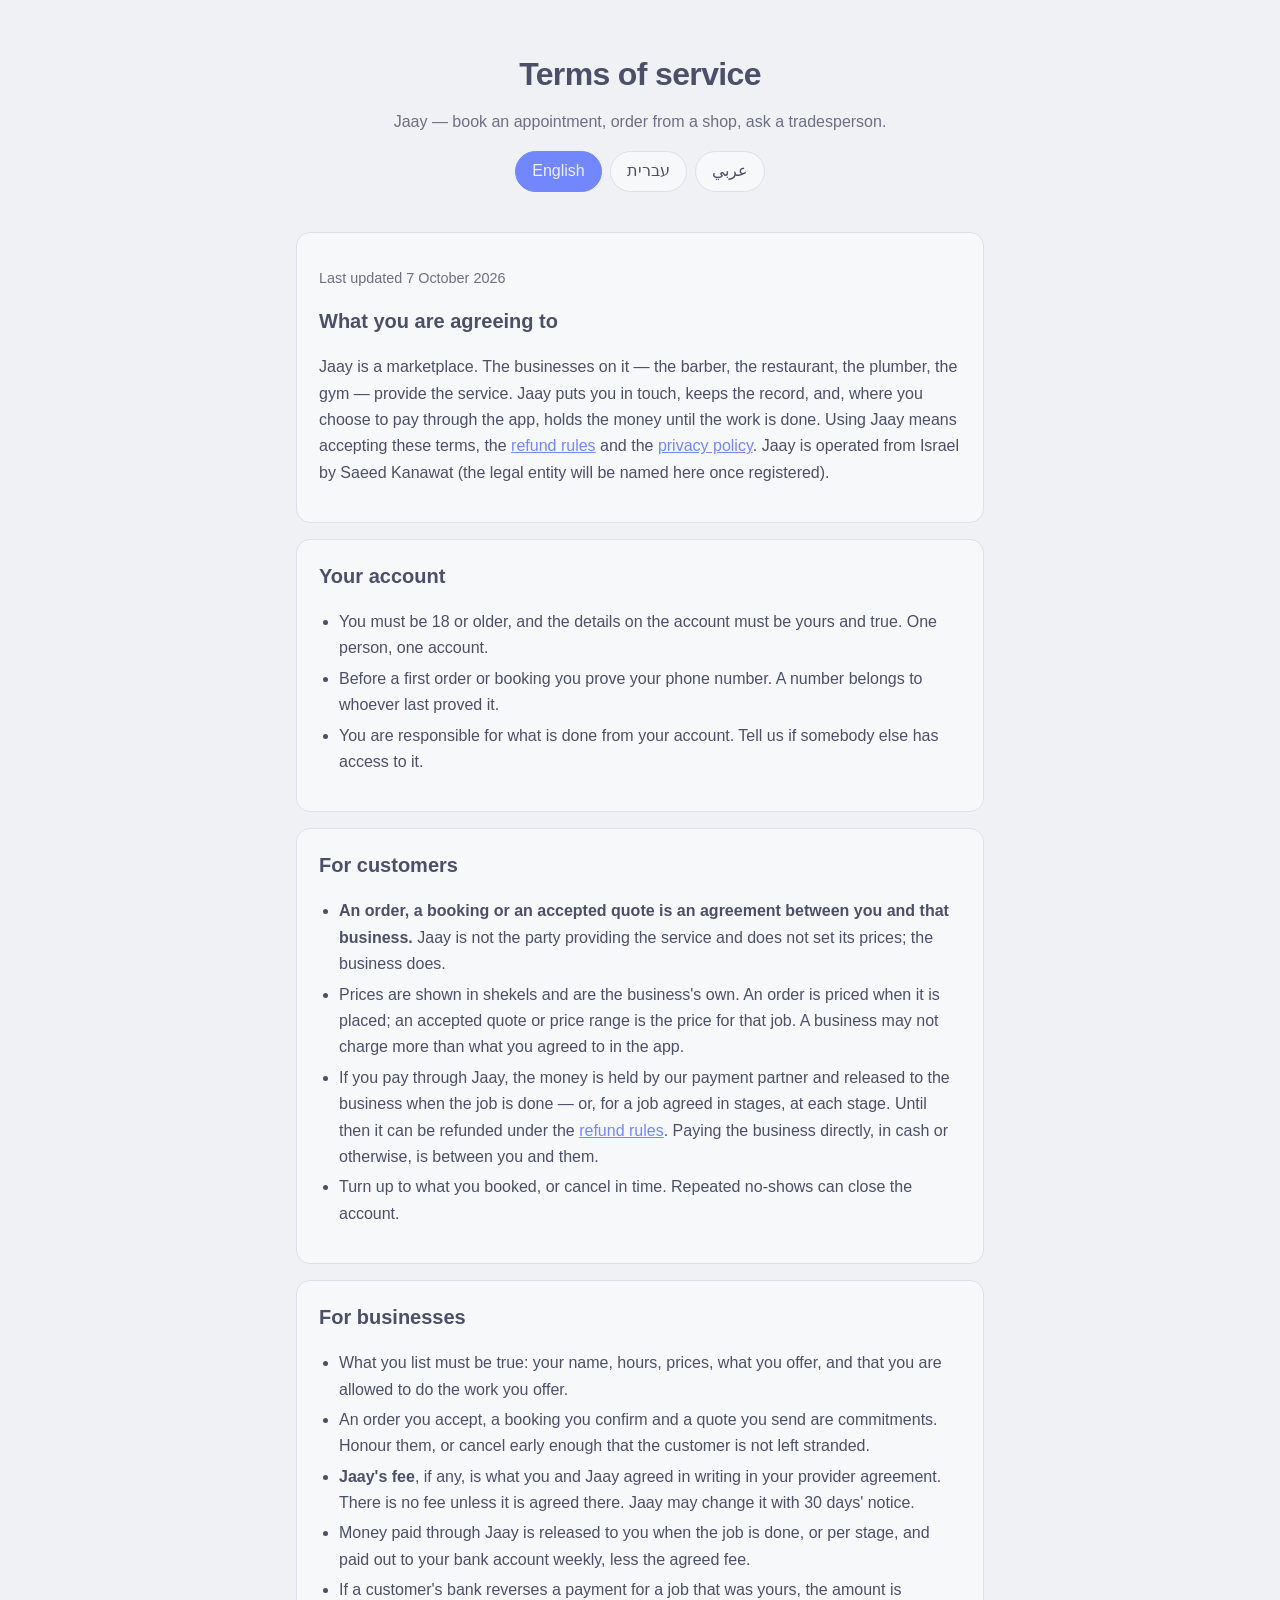
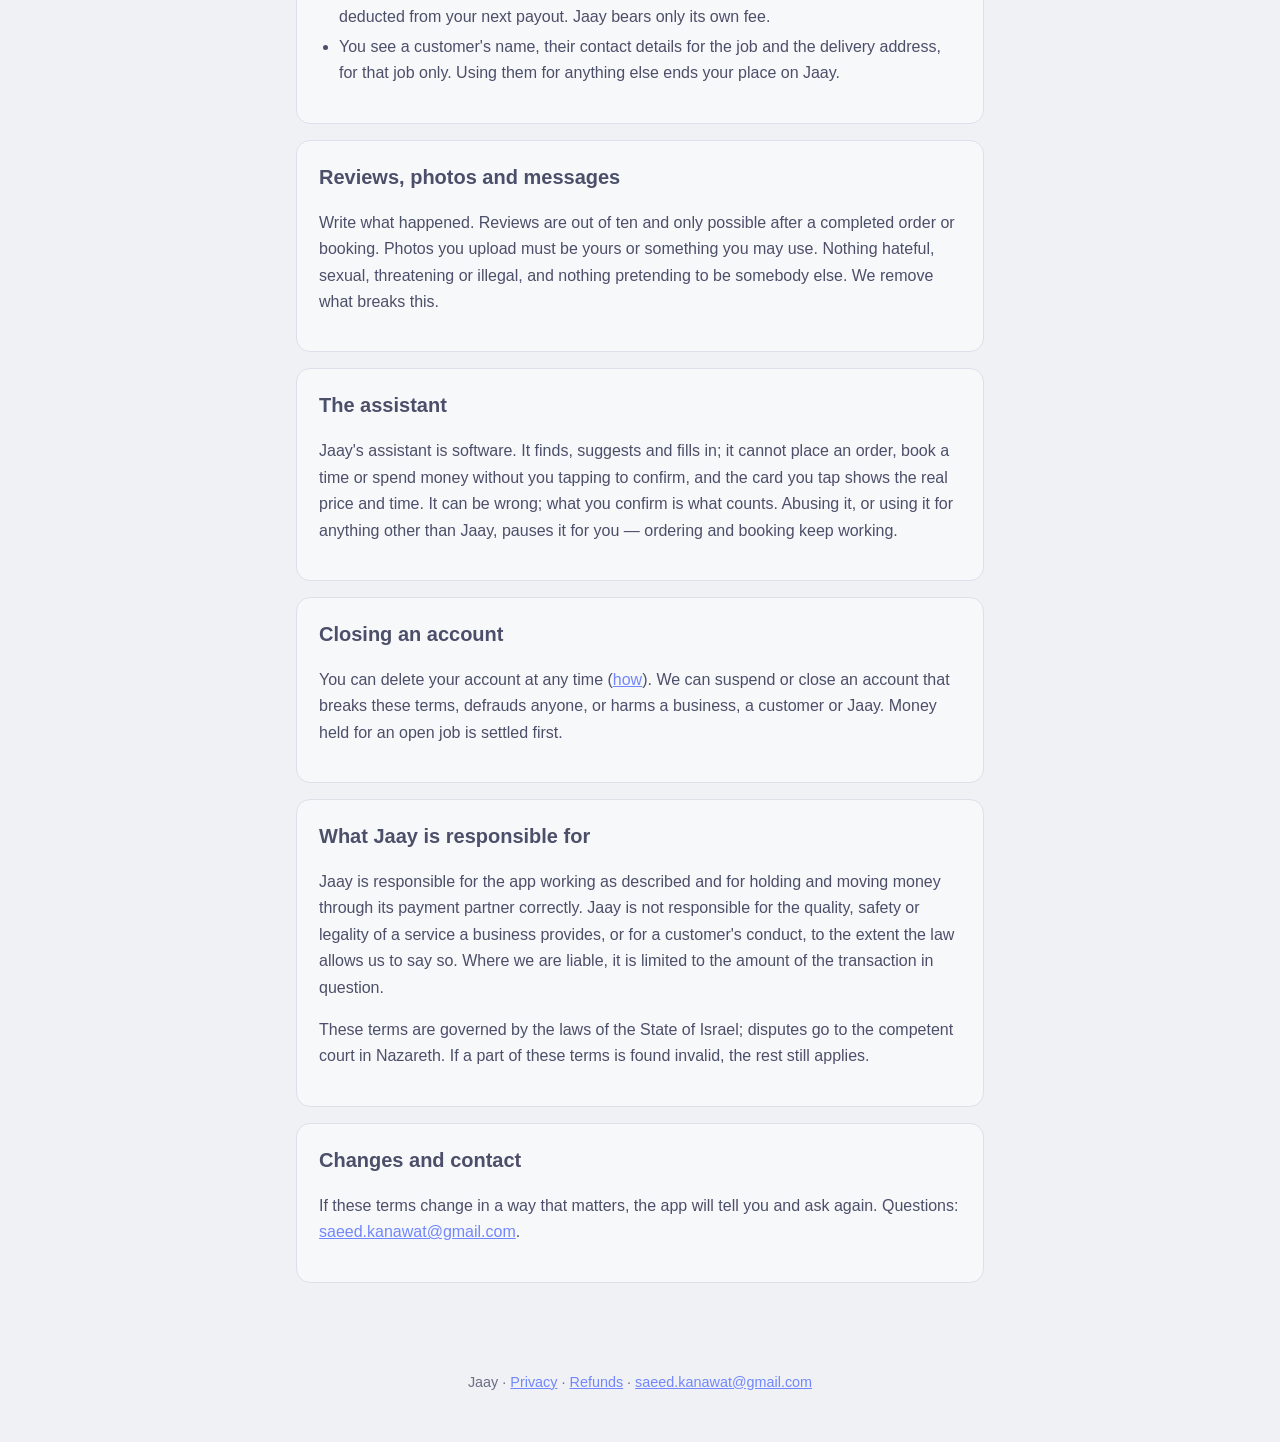
<file: terms.html>
<!DOCTYPE html>
<html lang="en">
<head>
<meta charset="utf-8">
<meta name="viewport" content="width=device-width, initial-scale=1">
<title>Jaay terms of service</title>
<meta name="description" content="The rules for using Jaay, for customers and for the businesses on it.">
<link rel="stylesheet" href="style.css">
</head>
<body>
<header>
  <h1>Terms of service</h1>
  <p class="tagline">Jaay — book an appointment, order from a shop, ask a tradesperson.</p>
  <div class="langs">
    <button data-lang="en" aria-pressed="true">English</button>
    <button data-lang="he" aria-pressed="false">עברית</button>
    <button data-lang="ar" aria-pressed="false">عربي</button>
  </div>
</header>

<main>
  <div data-pane="en">
    <section>
      <p class="updated">Last updated 7 October 2026</p>
      <h2>What you are agreeing to</h2>
      <p>Jaay is a marketplace. The businesses on it — the barber, the restaurant,
      the plumber, the gym — provide the service. Jaay puts you in touch, keeps
      the record, and, where you choose to pay through the app, holds the money
      until the work is done. Using Jaay means accepting these terms, the
      <a href="refunds.html">refund rules</a> and the
      <a href="index.html">privacy policy</a>. Jaay is operated from Israel by
      Saeed Kanawat (the legal entity will be named here once registered).</p>
    </section>
    <section>
      <h2>Your account</h2>
      <ul>
        <li>You must be 18 or older, and the details on the account must be yours
        and true. One person, one account.</li>
        <li>Before a first order or booking you prove your phone number. A number
        belongs to whoever last proved it.</li>
        <li>You are responsible for what is done from your account. Tell us if
        somebody else has access to it.</li>
      </ul>
    </section>
    <section>
      <h2>For customers</h2>
      <ul>
        <li><strong>An order, a booking or an accepted quote is an agreement
        between you and that business.</strong> Jaay is not the party providing
        the service and does not set its prices; the business does.</li>
        <li>Prices are shown in shekels and are the business's own. An order is
        priced when it is placed; an accepted quote or price range is the price
        for that job. A business may not charge more than what you agreed to in
        the app.</li>
        <li>If you pay through Jaay, the money is held by our payment partner and
        released to the business when the job is done — or, for a job agreed in
        stages, at each stage. Until then it can be refunded under the
        <a href="refunds.html">refund rules</a>. Paying the business directly, in
        cash or otherwise, is between you and them.</li>
        <li>Turn up to what you booked, or cancel in time. Repeated no-shows can
        close the account.</li>
      </ul>
    </section>
    <section>
      <h2>For businesses</h2>
      <ul>
        <li>What you list must be true: your name, hours, prices, what you offer,
        and that you are allowed to do the work you offer.</li>
        <li>An order you accept, a booking you confirm and a quote you send are
        commitments. Honour them, or cancel early enough that the customer is not
        left stranded.</li>
        <li><strong>Jaay's fee</strong>, if any, is what you and Jaay agreed in
        writing in your provider agreement. There is no fee unless it is agreed
        there. Jaay may change it with 30 days' notice.</li>
        <li>Money paid through Jaay is released to you when the job is done, or
        per stage, and paid out to your bank account weekly, less the agreed fee.</li>
        <li>If a customer's bank reverses a payment for a job that was yours, the
        amount is deducted from your next payout. Jaay bears only its own fee.</li>
        <li>You see a customer's name, their contact details for the job and the
        delivery address, for that job only. Using them for anything else ends
        your place on Jaay.</li>
      </ul>
    </section>
    <section>
      <h2>Reviews, photos and messages</h2>
      <p>Write what happened. Reviews are out of ten and only possible after a
      completed order or booking. Photos you upload must be yours or something
      you may use. Nothing hateful, sexual, threatening or illegal, and nothing
      pretending to be somebody else. We remove what breaks this.</p>
    </section>
    <section>
      <h2>The assistant</h2>
      <p>Jaay's assistant is software. It finds, suggests and fills in; it cannot
      place an order, book a time or spend money without you tapping to confirm,
      and the card you tap shows the real price and time. It can be wrong; what
      you confirm is what counts. Abusing it, or using it for anything other
      than Jaay, pauses it for you — ordering and booking keep working.</p>
    </section>
    <section>
      <h2>Closing an account</h2>
      <p>You can delete your account at any time
      (<a href="delete-account.html">how</a>). We can suspend or close an account
      that breaks these terms, defrauds anyone, or harms a business, a customer or
      Jaay. Money held for an open job is settled first.</p>
    </section>
    <section>
      <h2>What Jaay is responsible for</h2>
      <p>Jaay is responsible for the app working as described and for holding and
      moving money through its payment partner correctly. Jaay is not responsible
      for the quality, safety or legality of a service a business provides, or for
      a customer's conduct, to the extent the law allows us to say so. Where we
      are liable, it is limited to the amount of the transaction in question.</p>
      <p>These terms are governed by the laws of the State of Israel; disputes go
      to the competent court in Nazareth. If a part of these terms is found
      invalid, the rest still applies.</p>
    </section>
    <section>
      <h2>Changes and contact</h2>
      <p>If these terms change in a way that matters, the app will tell you and
      ask again. Questions: <a href="mailto:saeed.kanawat@gmail.com">saeed.kanawat@gmail.com</a>.</p>
    </section>
  </div>

  <div data-pane="he" dir="rtl" hidden>
    <section>
      <p class="updated">עודכן לאחרונה 7 באוקטובר 2026</p>
      <h2>למה אתם מסכימים</h2>
      <p>Jaay הוא מרקטפלייס. העסקים שבו — הספר, המסעדה, האינסטלטור, חדר הכושר —
      הם שנותנים את השירות. Jaay מחבר ביניכם, שומר את הרישום, וכשבוחרים לשלם
      דרך האפליקציה — מחזיק את הכסף עד שהעבודה נגמרת. שימוש ב-Jaay הוא הסכמה
      לתנאים האלה, ל<a href="refunds.html">כללי ההחזרים</a> ול<a href="index.html">מדיניות הפרטיות</a>.
      Jaay מופעל מישראל על ידי סעיד קנאוואת (הישות המשפטית תצוין כאן לאחר הרישום).</p>
    </section>
    <section>
      <h2>החשבון שלכם</h2>
      <ul>
        <li>גיל 18 ומעלה, והפרטים בחשבון חייבים להיות שלכם ונכונים. אדם אחד, חשבון אחד.</li>
        <li>לפני הזמנה או תור ראשונים מאמתים מספר טלפון. מספר שייך למי שאימת אותו אחרון.</li>
        <li>אתם אחראים למה שנעשה מהחשבון. אם מישהו אחר קיבל גישה אליו — ספרו לנו.</li>
      </ul>
    </section>
    <section>
      <h2>ללקוחות</h2>
      <ul>
        <li><strong>הזמנה, תור או הצעת מחיר שאושרה הם הסכם ביניכם לבין העסק.</strong>
        Jaay אינו הצד שנותן את השירות ואינו קובע את המחירים; העסק קובע.</li>
        <li>המחירים בשקלים והם של העסק. הזמנה מתומחרת ברגע שהיא נשלחת; הצעת מחיר
        או טווח מחיר שאושרו הם המחיר לעבודה הזו. עסק לא יכול לגבות יותר ממה
        שהסכמתם עליו באפליקציה.</li>
        <li>כשמשלמים דרך Jaay, הכסף מוחזק אצל שותף התשלומים שלנו ומשוחרר לעסק
        כשהעבודה נגמרת — או, בעבודה שסוכמה בשלבים, בכל שלב. עד אז אפשר לקבל
        החזר לפי <a href="refunds.html">כללי ההחזרים</a>. תשלום ישירות לעסק,
        במזומן או אחרת, הוא ביניכם לבינו.</li>
        <li>הגיעו למה שקבעתם, או בטלו בזמן. אי-הגעה חוזרת יכולה לסגור את החשבון.</li>
      </ul>
    </section>
    <section>
      <h2>לעסקים</h2>
      <ul>
        <li>מה שאתם מציגים חייב להיות נכון: השם, השעות, המחירים, מה אתם מציעים,
        ושמותר לכם לעשות את העבודה שאתם מציעים.</li>
        <li>הזמנה שקיבלתם, תור שאישרתם והצעת מחיר ששלחתם הם התחייבות. כבדו אותה,
        או בטלו מספיק מוקדם כדי שהלקוח לא יישאר תקוע.</li>
        <li><strong>העמלה של Jaay</strong>, אם יש, היא מה שסוכם בכתב בהסכם הספק
        שלכם. אין עמלה אלא אם היא סוכמה שם. Jaay יכול לשנות אותה בהודעה של 30 יום.</li>
        <li>כסף ששולם דרך Jaay משוחרר אליכם כשהעבודה נגמרת, או לפי שלבים, ומועבר
        לחשבון הבנק שלכם פעם בשבוע, בניכוי העמלה שסוכמה.</li>
        <li>אם הבנק של לקוח הופך תשלום על עבודה שהייתה שלכם, הסכום מנוכה מהתשלום
        הבא שלכם. Jaay נושא רק בעמלה שלו.</li>
        <li>אתם רואים את שם הלקוח, פרטי הקשר שלו לעבודה וכתובת המשלוח — לעבודה הזו
        בלבד. שימוש בהם לכל דבר אחר מסיים את מקומכם ב-Jaay.</li>
      </ul>
    </section>
    <section>
      <h2>ביקורות, תמונות והודעות</h2>
      <p>כתבו מה שקרה. ביקורות הן מתוך עשר ואפשריות רק אחרי הזמנה או תור שהושלמו.
      תמונות שאתם מעלים חייבות להיות שלכם או כאלה שמותר לכם להשתמש בהן. בלי
      שנאה, מין, איומים או דבר לא חוקי, ובלי התחזות. מה שמפר את זה — מוסר.</p>
    </section>
    <section>
      <h2>העוזר</h2>
      <p>העוזר של Jaay הוא תוכנה. הוא מוצא, מציע וממלא; הוא לא יכול להזמין, לקבוע
      תור או להוציא כסף בלי שתלחצו לאשר, והכרטיס שאתם לוחצים עליו מציג את המחיר
      והשעה האמיתיים. הוא יכול לטעות; מה שאישרתם הוא מה שקובע. שימוש לרעה, או
      שימוש בו לכל דבר שאינו Jaay, משהה אותו עבורכם — הזמנות ותורים ממשיכים לעבוד.</p>
    </section>
    <section>
      <h2>סגירת חשבון</h2>
      <p>אפשר למחוק את החשבון בכל רגע (<a href="delete-account.html">איך</a>).
      אנחנו יכולים להשעות או לסגור חשבון שמפר את התנאים, מרמה מישהו, או פוגע בעסק,
      בלקוח או ב-Jaay. כסף שמוחזק על עבודה פתוחה מוסדר קודם.</p>
    </section>
    <section>
      <h2>על מה Jaay אחראי</h2>
      <p>Jaay אחראי לכך שהאפליקציה עובדת כמתואר ולהחזקה והעברה נכונות של כסף דרך
      שותף התשלומים שלו. Jaay אינו אחראי לאיכות, לבטיחות או לחוקיות של שירות שעסק
      נותן, או להתנהגות של לקוח, ככל שהחוק מאפשר לומר זאת. היכן שאנחנו אחראים,
      האחריות מוגבלת לסכום העסקה הנדונה.</p>
      <p>על התנאים האלה חל הדין הישראלי; סכסוכים יידונו בבית המשפט המוסמך בנצרת.
      אם חלק מהתנאים נמצא לא תקף, השאר עדיין חל.</p>
    </section>
    <section>
      <h2>שינויים ויצירת קשר</h2>
      <p>אם התנאים ישתנו באופן שמשנה משהו, האפליקציה תגיד ותבקש שוב.
      שאלות: <a href="mailto:saeed.kanawat@gmail.com">saeed.kanawat@gmail.com</a>.</p>
    </section>
  </div>

  <div data-pane="ar" dir="rtl" hidden>
    <section>
      <p class="updated">آخر تحديث: 7 تشرين الأول 2026</p>
      <h2>ما الذي توافق عليه</h2>
      <p>Jaay سوق إلكتروني. الأعمال المدرجة فيه — الحلاق، والمطعم، والسبّاك،
      والنادي الرياضي — هي التي تقدّم الخدمة. يقوم Jaay بالربط بينك وبينها،
      ويحفظ السجل، وعندما تختار الدفع عبر التطبيق يحتفظ بالمبلغ حتى إتمام العمل.
      استخدامك لـ Jaay يعني موافقتك على هذه الشروط، وعلى
      <a href="refunds.html">قواعد الاسترداد</a> و<a href="index.html">سياسة الخصوصية</a>.
      يُشغَّل Jaay من إسرائيل بواسطة سعيد كناوات (سيُذكر الكيان القانوني هنا بعد التسجيل).</p>
    </section>
    <section>
      <h2>حسابك</h2>
      <ul>
        <li>يجب أن يكون عمرك 18 عامًا أو أكثر، وأن تكون بيانات الحساب خاصة بك
        وصحيحة. شخص واحد، حساب واحد.</li>
        <li>قبل أول طلب أو حجز، تُثبِت رقم هاتفك. يعود الرقم إلى آخر من أثبته.</li>
        <li>أنت مسؤول عمّا يُجرى من حسابك. أبلغنا إذا تمكّن شخص آخر من الوصول إليه.</li>
      </ul>
    </section>
    <section>
      <h2>للعملاء</h2>
      <ul>
        <li><strong>الطلب أو الحجز أو عرض السعر المقبول هو اتفاق بينك وبين ذلك
        العمل.</strong> ليس Jaay الطرف الذي يقدّم الخدمة، ولا يحدّد أسعارها؛ العمل
        هو من يحدّدها.</li>
        <li>تُعرض الأسعار بالشيكل وهي أسعار العمل نفسه. يُسعَّر الطلب عند إرساله؛
        وعرض السعر أو نطاق السعر المقبول هو سعر ذلك العمل. لا يجوز للعمل أن يتقاضى
        أكثر مما وافقت عليه في التطبيق.</li>
        <li>عند الدفع عبر Jaay، يُحتفظ بالمبلغ لدى شريك الدفع الخاص بنا ويُحرَّر
        للعمل عند إتمام المهمة — أو، في مهمة متفق عليها على مراحل، عند كل مرحلة.
        وحتى ذلك الحين يمكن استرداده وفق <a href="refunds.html">قواعد الاسترداد</a>.
        أما الدفع للعمل مباشرة، نقدًا أو بغير ذلك، فهو شأن بينك وبينه.</li>
        <li>احضر ما حجزته، أو ألغِه في الوقت المناسب. قد يؤدي تكرار عدم الحضور إلى
        إغلاق الحساب.</li>
      </ul>
    </section>
    <section>
      <h2>للأعمال</h2>
      <ul>
        <li>يجب أن يكون ما تعرضه صحيحًا: اسمك، وساعات عملك، وأسعارك، وما تقدّمه،
        وأنك مخوَّل بأداء العمل الذي تعرضه.</li>
        <li>الطلب الذي تقبله، والحجز الذي تؤكده، وعرض السعر الذي ترسله، التزامات.
        فِ بها، أو ألغِها في وقت كافٍ بحيث لا يُترك العميل دون بديل.</li>
        <li><strong>عمولة Jaay</strong>، إن وُجدت، هي ما اتُّفق عليه كتابةً في
        اتفاقية المزوّد الخاصة بك. لا عمولة ما لم تُتفق هناك. يجوز لـ Jaay تغييرها
        بإشعار مدته 30 يومًا.</li>
        <li>تُحرَّر المبالغ المدفوعة عبر Jaay لك عند إتمام المهمة، أو بحسب المراحل،
        وتُحوَّل إلى حسابك المصرفي أسبوعيًا بعد خصم العمولة المتفق عليها.</li>
        <li>إذا عكس مصرف العميل دفعة عن مهمة كانت لك، يُخصم المبلغ من تحويلك
        التالي. يتحمّل Jaay عمولته فقط.</li>
        <li>ترى اسم العميل، وبيانات الاتصال الخاصة بالمهمة، وعنوان التوصيل — لتلك
        المهمة فقط. استخدامها لأي غرض آخر يُنهي وجودك على Jaay.</li>
      </ul>
    </section>
    <section>
      <h2>التقييمات والصور والرسائل</h2>
      <p>اكتب ما حدث فعلًا. التقييمات من عشرة ولا تكون إلا بعد طلب أو حجز مكتمل.
      يجب أن تكون الصور التي ترفعها ملكًا لك أو مما يحق لك استخدامه. لا محتوى
      يحضّ على الكراهية، ولا محتوى جنسيًا، ولا تهديدًا، ولا ما يخالف القانون، ولا
      انتحال شخصية. نزيل ما يخالف ذلك.</p>
    </section>
    <section>
      <h2>المساعد</h2>
      <p>مساعد Jaay برنامج حاسوبي. يبحث ويقترح ويملأ البيانات؛ ولا يمكنه إرسال
      طلب أو حجز موعد أو إنفاق مال دون أن تضغط أنت للتأكيد، والبطاقة التي تضغط
      عليها تعرض السعر والوقت الحقيقيين. قد يخطئ؛ وما تؤكده أنت هو المعتمد.
      إساءة استخدامه، أو استخدامه لغير أغراض Jaay، توقفه لديك — ويبقى الطلب والحجز
      متاحين.</p>
    </section>
    <section>
      <h2>إغلاق الحساب</h2>
      <p>يمكنك حذف حسابك في أي وقت (<a href="delete-account.html">كيف</a>). ويجوز
      لنا تعليق أو إغلاق حساب يخالف هذه الشروط، أو يحتال على أحد، أو يُلحق الضرر
      بعمل أو عميل أو بـ Jaay. تُسوَّى أولًا المبالغ المحتفظ بها عن مهمة مفتوحة.</p>
    </section>
    <section>
      <h2>حدود مسؤولية Jaay</h2>
      <p>Jaay مسؤول عن عمل التطبيق كما هو موصوف، وعن الاحتفاظ بالأموال وتحويلها
      بشكل صحيح عبر شريك الدفع. وليس Jaay مسؤولًا عن جودة الخدمة التي يقدّمها عمل
      ما أو سلامتها أو قانونيتها، ولا عن سلوك عميل، في الحدود التي يجيزها القانون.
      وحيثما كنا مسؤولين، تقتصر المسؤولية على مبلغ المعاملة المعنية.</p>
      <p>تخضع هذه الشروط لقوانين دولة إسرائيل؛ وتُحال النزاعات إلى المحكمة المختصة
      في الناصرة. إذا تبيّن أن جزءًا من هذه الشروط غير نافذ، يبقى سائرها نافذًا.</p>
    </section>
    <section>
      <h2>التغييرات والتواصل</h2>
      <p>إذا تغيّرت هذه الشروط تغييرًا جوهريًا، يُعلمك التطبيق ويطلب موافقتك مجددًا.
      للاستفسار: <a href="mailto:saeed.kanawat@gmail.com">saeed.kanawat@gmail.com</a>.</p>
    </section>
  </div>
</main>

<footer>Jaay · <a href="index.html">Privacy</a> · <a href="refunds.html">Refunds</a> · <a href="mailto:saeed.kanawat@gmail.com">saeed.kanawat@gmail.com</a></footer>

<script>
  const buttons = document.querySelectorAll('.langs button');
  const panes = document.querySelectorAll('[data-pane]');
  function show(lang) {
    panes.forEach(p => { p.hidden = p.dataset.pane !== lang; });
    buttons.forEach(b => b.setAttribute('aria-pressed', String(b.dataset.lang === lang)));
    document.documentElement.lang = lang;
    document.documentElement.dir = lang === 'en' ? 'ltr' : 'rtl';
  }
  buttons.forEach(b => b.addEventListener('click', () => show(b.dataset.lang)));
  const guess = (navigator.language || 'en').slice(0, 2);
  if (guess === 'he' || guess === 'ar') show(guess);
</script>
</body>
</html>
</file>
<file: style.css>
:root {
  --bg: #eff1f5;
  --surface: #f7f8fa;
  --line: #dce0e8;
  --text: #4c4f69;
  --muted: #6c6f85;
  --accent: #7287fd;
}
@media (prefers-color-scheme: dark) {
  :root {
    --bg: #1e1e2e;
    --surface: #262637;
    --line: #313244;
    --text: #cdd6f4;
    --muted: #a6adc8;
    --accent: #b4befe;
  }
}
* { box-sizing: border-box; }
body {
  margin: 0;
  background: var(--bg);
  color: var(--text);
  font: 16px/1.65 -apple-system, BlinkMacSystemFont, "Segoe UI", Roboto, "Noto Sans Hebrew", "Noto Sans Arabic", sans-serif;
}
header {
  padding: 48px 16px 24px;
  text-align: center;
}
h1 { margin: 0 0 8px; font-size: 2rem; letter-spacing: -0.02em; }
.tagline { color: var(--muted); margin: 0; }
main { max-width: 720px; margin: 0 auto; padding: 0 16px 72px; }
section {
  background: var(--surface);
  border: 1px solid var(--line);
  border-radius: 14px;
  padding: 20px 22px;
  margin: 16px 0;
}
h2 { font-size: 1.25rem; margin: 0 0 12px; }
h3 { font-size: 1rem; margin: 20px 0 6px; }
a { color: var(--accent); }
ul { padding-inline-start: 20px; }
li { margin: 4px 0; }
.langs { display: flex; gap: 8px; justify-content: center; margin: 16px 0 0; flex-wrap: wrap; }
.langs button {
  font: inherit;
  padding: 6px 16px;
  border-radius: 999px;
  border: 1px solid var(--line);
  background: var(--surface);
  color: var(--text);
  cursor: pointer;
}
.langs button[aria-pressed="true"] { background: var(--accent); color: var(--bg); border-color: var(--accent); }
[lang] > .body { display: none; }
footer { text-align: center; color: var(--muted); padding: 0 16px 48px; font-size: 0.9rem; }
.updated { color: var(--muted); font-size: 0.9rem; }
</file>
